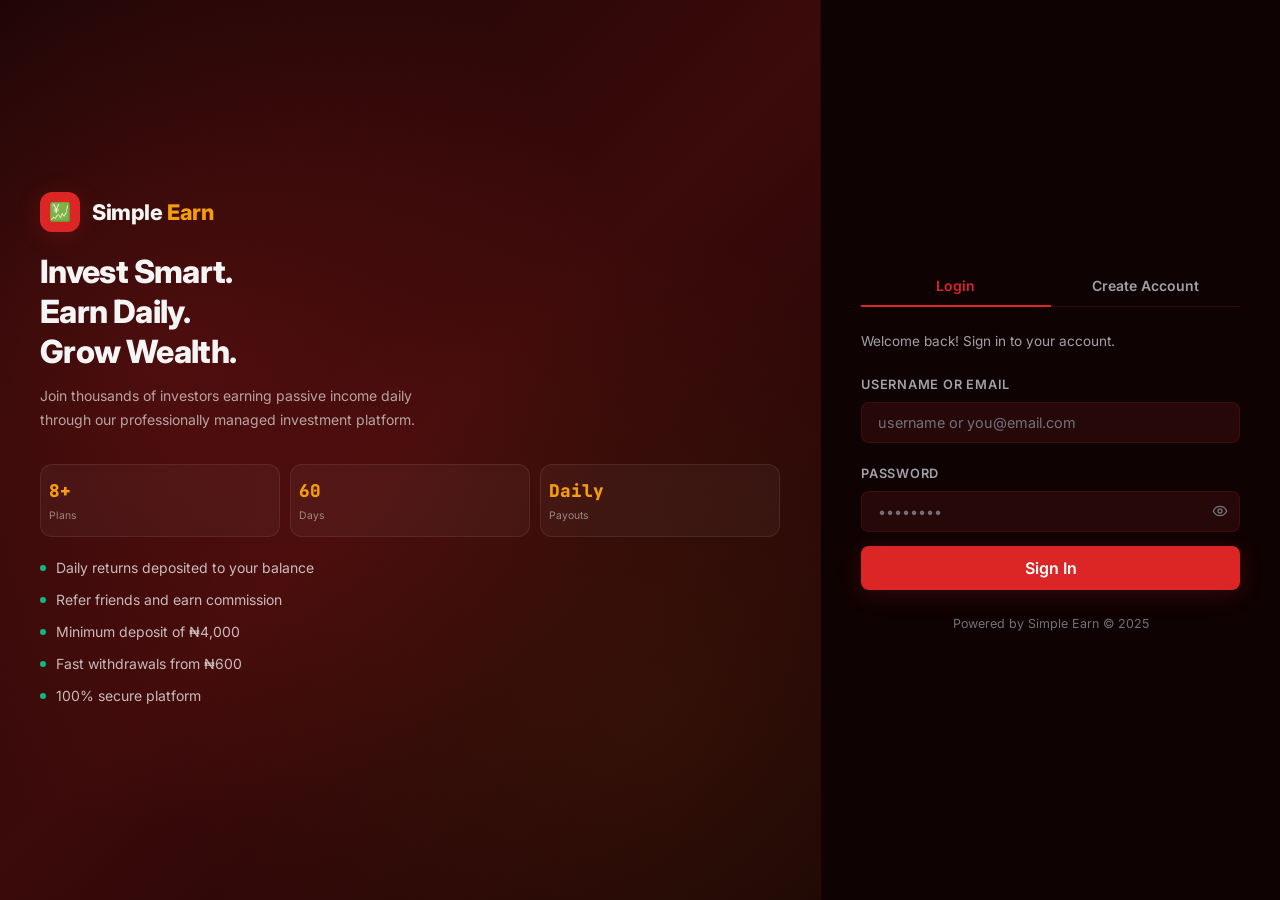
<file: deponds-proj/frontend/index.html>
<!DOCTYPE html>
<html lang="en">
<head>
  <meta charset="UTF-8" />
  <meta name="viewport" content="width=device-width, initial-scale=1.0" />
  <title>Simple Earn — Invest. Earn. Grow.</title>
  <link rel="stylesheet" href="css/main.css" />
</head>
<body>
  <div class="auth-page">

    <!-- LEFT HERO -->
    <div class="auth-hero">
      <div class="auth-logo">
        <div class="auth-logo-icon">💹</div>
        <div class="auth-logo-name">Simple <span>Earn</span></div>
      </div>

      <h1 class="auth-hero-tagline">Invest Smart.<br>Earn Daily.<br>Grow Wealth.</h1>
      <p class="auth-hero-sub">
        Join thousands of investors earning passive income daily through our
        professionally managed investment platform.
      </p>

      <div class="hero-stats">
        <div class="hero-stat">
          <div class="hero-stat-val">8+</div>
          <div class="hero-stat-lbl">Plans</div>
        </div>
        <div class="hero-stat">
          <div class="hero-stat-val">60</div>
          <div class="hero-stat-lbl">Days</div>
        </div>
        <div class="hero-stat">
          <div class="hero-stat-val">Daily</div>
          <div class="hero-stat-lbl">Payouts</div>
        </div>
      </div>

      <div class="hero-features">
        <div class="hero-feature"><span class="hero-feature-dot"></span> Daily returns deposited to your balance</div>
        <div class="hero-feature"><span class="hero-feature-dot"></span> Refer friends and earn commission</div>
        <div class="hero-feature"><span class="hero-feature-dot"></span> Minimum deposit of ₦4,000</div>
        <div class="hero-feature"><span class="hero-feature-dot"></span> Fast withdrawals from ₦600</div>
        <div class="hero-feature"><span class="hero-feature-dot"></span> 100% secure platform</div>
      </div>
    </div>

    <!-- RIGHT FORM SIDE -->
    <div class="auth-form-side">
      <div class="auth-tabs">
        <button class="auth-tab active" data-tab="login">Login</button>
        <button class="auth-tab" data-tab="register">Create Account</button>
      </div>

      <!-- LOGIN PANEL -->
      <div class="panel active" id="panel-login">
        <p class="auth-form-sub">Welcome back! Sign in to your account.</p>
        <div class="auth-form">
          <div class="form-group">
            <label class="form-label">Username or Email</label>
            <input class="form-control" type="text" id="login-identifier"
              placeholder="username or you@email.com"
              autocomplete="username" />
            <span class="form-hint" id="login-identifier-hint"></span>
          </div>
          <div class="form-group">
            <label class="form-label">Password</label>
            <div class="pw-wrap">
              <input class="form-control" type="password" id="login-password"
                placeholder="••••••••" autocomplete="current-password" />
              <button class="pw-toggle" type="button" onclick="togglePw('login-password', this)">
                <svg xmlns="http://www.w3.org/2000/svg" width="16" height="16" viewBox="0 0 24 24" fill="none" stroke="currentColor" stroke-width="2" stroke-linecap="round" stroke-linejoin="round"><path d="M2 12s3-7 10-7 10 7 10 7-3 7-10 7-10-7-10-7Z"/><circle cx="12" cy="12" r="3"/></svg>
              </button>
            </div>
          </div>
          <div id="login-error" class="form-error" style="display:none"></div>
          <button class="btn btn-primary btn-full btn-lg" id="login-btn" onclick="handleLogin()">
            Sign In
          </button>
        </div>
      </div>

      <!-- REGISTER PANEL -->
      <div class="panel" id="panel-register">
        <p class="auth-form-sub">Create your account and start earning today.</p>
        <div class="auth-form">
          <div class="form-group">
            <label class="form-label">Full Name</label>
            <input class="form-control" type="text" id="reg-name" placeholder="John Doe" />
          </div>
          <div class="form-group">
            <label class="form-label">Username</label>
            <input class="form-control" type="text" id="reg-username" placeholder="johndoe" autocomplete="username" />
          </div>
          <div class="form-group">
            <label class="form-label">Email</label>
            <input class="form-control" type="email" id="reg-email" placeholder="you@example.com" autocomplete="email" />
          </div>
          <div class="form-group">
            <label class="form-label">Password</label>
            <div class="pw-wrap">
              <input class="form-control" type="password" id="reg-password" placeholder="Min. 6 characters" autocomplete="new-password" />
              <button class="pw-toggle" type="button" onclick="togglePw('reg-password', this)">
                <svg xmlns="http://www.w3.org/2000/svg" width="16" height="16" viewBox="0 0 24 24" fill="none" stroke="currentColor" stroke-width="2" stroke-linecap="round" stroke-linejoin="round"><path d="M2 12s3-7 10-7 10 7 10 7-3 7-10 7-10-7-10-7Z"/><circle cx="12" cy="12" r="3"/></svg>
              </button>
            </div>
          </div>
          <div class="form-group" id="ref-group" style="display:none">
            <label class="form-label">Referred By</label>
            <input class="form-control" type="text" id="reg-ref" placeholder="Referral username" readonly />
          </div>
          <div id="reg-error" class="form-error" style="display:none"></div>
          <button class="btn btn-primary btn-full btn-lg" id="reg-btn" onclick="handleRegister()">
            Create Account
          </button>
        </div>
      </div>

      <div class="auth-footer">Powered by Simple Earn &copy; 2025</div>
    </div>
  </div>

  <div id="toast-container"></div>
  <script src="js/api.js"></script>
  <script src="js/auth.js"></script>
</body>
</html>
</file>
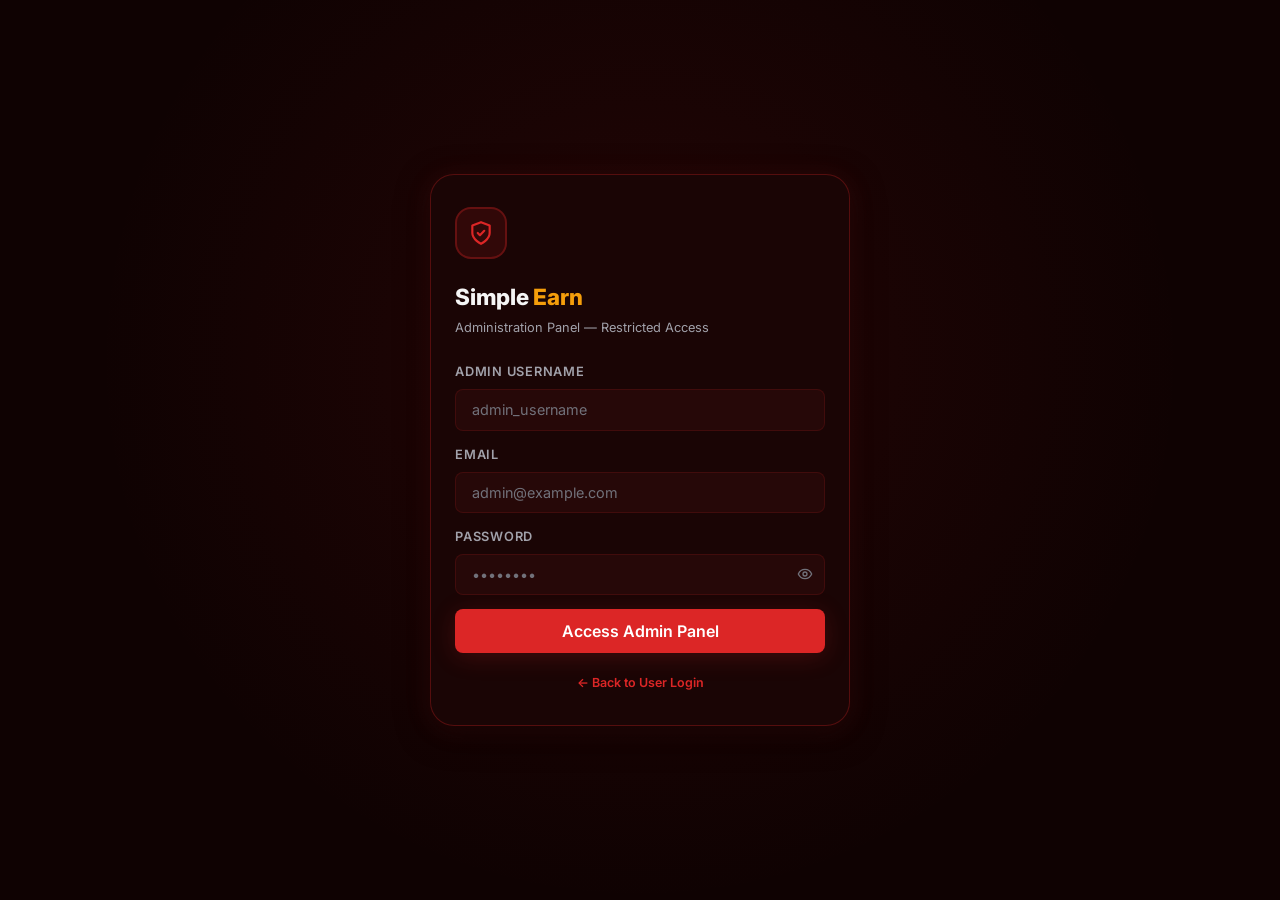
<file: deponds-proj/frontend/admin/index.html>
<!DOCTYPE html>
<html lang="en">
<head>
  <meta charset="UTF-8" />
  <meta name="viewport" content="width=device-width, initial-scale=1.0" />
  <title>Simple Earn — Admin Login</title>
  <link rel="stylesheet" href="../css/main.css" />
  <style>
    .admin-brand { font-size: 1.4rem; font-weight: 800; letter-spacing: -0.01em; margin-bottom: 0.2rem; }
    .admin-brand span { color: var(--accent); }
  </style>
</head>
<body>
  <div class="admin-auth-page">
    <div class="admin-auth-card">
      <div class="admin-auth-icon">
        <svg xmlns="http://www.w3.org/2000/svg" width="26" height="26" viewBox="0 0 24 24" fill="none" stroke="currentColor" stroke-width="2" stroke-linecap="round" stroke-linejoin="round"><path d="M12 22s8-4 8-10V5l-8-3-8 3v7c0 6 8 10 8 10z"/><path d="m9 12 2 2 4-4"/></svg>
      </div>
      <div class="admin-brand">Simple <span>Earn</span></div>
      <p style="font-size:.8rem;color:var(--text-muted);margin-bottom:1.5rem;">Administration Panel — Restricted Access</p>

      <div style="display:flex;flex-direction:column;gap:0.875rem;">
        <div class="form-group">
          <label class="form-label">Admin Username</label>
          <input class="form-control" type="text" id="adm-username" placeholder="admin_username" autocomplete="username" />
        </div>
        <div class="form-group">
          <label class="form-label">Email</label>
          <input class="form-control" type="email" id="adm-email" placeholder="admin@example.com" autocomplete="email" />
        </div>
        <div class="form-group">
          <label class="form-label">Password</label>
          <div class="pw-wrap">
            <input class="form-control" type="password" id="adm-password" placeholder="••••••••" autocomplete="current-password" />
            <button class="pw-toggle" type="button" onclick="togglePw('adm-password', this)">
              <svg xmlns="http://www.w3.org/2000/svg" width="16" height="16" viewBox="0 0 24 24" fill="none" stroke="currentColor" stroke-width="2" stroke-linecap="round" stroke-linejoin="round"><path d="M2 12s3-7 10-7 10 7 10 7-3 7-10 7-10-7-10-7Z"/><circle cx="12" cy="12" r="3"/></svg>
            </button>
          </div>
        </div>
        <div id="adm-error" class="form-error" style="display:none"></div>
        <button class="btn btn-primary btn-full btn-lg" id="adm-login-btn" onclick="handleAdminLogin()">
          Access Admin Panel
        </button>
      </div>

      <div style="text-align:center;margin-top:1.25rem;font-size:0.78rem;color:var(--text-faint);">
        <a href="../index.html" style="color:var(--primary);font-weight:600;">← Back to User Login</a>
      </div>
    </div>
  </div>

  <div id="toast-container"></div>
  <script src="js/api.js"></script>
  <script src="js/admin-auth.js"></script>
</body>
</html>
</file>
<file: deponds-proj/frontend/css/main.css>
/* ============================================================
   SIMPLE EARN — Global Design Tokens & Base Styles
   Mobile-First
   ============================================================ */

@import url('https://fonts.googleapis.com/css2?family=Inter:wght@300;400;500;600;700;800&family=JetBrains+Mono:wght@400;500&display=swap');

:root {
  --bg:           #0f0202;
  --surface:      #1a0505;
  --surface-2:    #260808;
  --surface-3:    #320c0c;
  --surface-hover:#3a1010;

  --border:       rgba(220, 38, 38, 0.15);
  --border-strong:rgba(220, 38, 38, 0.30);
  --border-focus: rgba(220, 38, 38, 0.60);

  --primary:      #dc2626;
  --primary-hover:#b91c1c;
  --primary-dim:  rgba(220, 38, 38, 0.12);
  --primary-glow: rgba(220, 38, 38, 0.30);

  --accent:       #f59e0b;
  --accent-hover: #d97706;
  --accent-dim:   rgba(245, 158, 11, 0.12);

  --success:      #10b981;
  --success-dim:  rgba(16, 185, 129, 0.12);
  --success-border:rgba(16, 185, 129, 0.30);

  --warning:      #f59e0b;
  --warning-dim:  rgba(245, 158, 11, 0.12);
  --warning-border:rgba(245, 158, 11, 0.30);

  --danger:       #ef4444;
  --danger-dim:   rgba(239, 68, 68, 0.12);
  --danger-border:rgba(239, 68, 68, 0.30);

  --text:         #f5f5f5;
  --text-muted:   #a1a1aa;
  --text-faint:   #71717a;

  --font:      'Inter', -apple-system, BlinkMacSystemFont, 'Segoe UI', sans-serif;
  --font-mono: 'JetBrains Mono', 'Fira Code', monospace;

  --radius-xs: 4px;
  --radius-sm: 8px;
  --radius:    12px;
  --radius-lg: 16px;
  --radius-xl: 24px;

  --shadow-sm: 0 1px 4px rgba(0,0,0,0.5);
  --shadow:    0 4px 16px rgba(0,0,0,0.55);
  --shadow-lg: 0 8px 32px rgba(0,0,0,0.65);
  --shadow-red:0 4px 24px rgba(220,38,38,0.20);

  --sidebar-w:    240px;
  --header-h:     60px;
  --transition:   200ms ease;
}

/* ============================================================
   RESET & BASE
   ============================================================ */
*, *::before, *::after { box-sizing: border-box; margin: 0; padding: 0; }
html { font-size: 16px; scroll-behavior: smooth; overflow-x: hidden; }
body {
  font-family: var(--font);
  background: var(--bg);
  color: var(--text);
  min-height: 100vh;
  line-height: 1.6;
  -webkit-font-smoothing: antialiased;
  overflow-x: hidden;
}
a { color: inherit; text-decoration: none; }
ul { list-style: none; }
button { cursor: pointer; border: none; background: none; font-family: var(--font); }
input, textarea, select { font-family: var(--font); }
img { max-width: 100%; }

/* ============================================================
   SCROLLBAR
   ============================================================ */
::-webkit-scrollbar { width: 5px; height: 5px; }
::-webkit-scrollbar-track { background: var(--surface); }
::-webkit-scrollbar-thumb { background: var(--surface-3); border-radius: 8px; }
::-webkit-scrollbar-thumb:hover { background: var(--primary); }

/* ============================================================
   TYPOGRAPHY
   ============================================================ */
.text-xs    { font-size: 0.75rem; }
.text-sm    { font-size: 0.875rem; }
.text-base  { font-size: 1rem; }
.text-lg    { font-size: 1.125rem; }
.text-xl    { font-size: 1.25rem; }
.text-2xl   { font-size: 1.5rem; }
.text-3xl   { font-size: 1.875rem; }
.text-4xl   { font-size: 2.25rem; }

.font-medium   { font-weight: 500; }
.font-semibold { font-weight: 600; }
.font-bold     { font-weight: 700; }
.font-extrabold{ font-weight: 800; }

.text-muted   { color: var(--text-muted); }
.text-faint   { color: var(--text-faint); }
.text-primary { color: var(--primary); }
.text-accent  { color: var(--accent); }
.text-success { color: var(--success); }
.text-danger  { color: var(--danger); }
.text-warning { color: var(--warning); }
.mono         { font-family: var(--font-mono); }
.tracking-wide{ letter-spacing: 0.05em; }
.uppercase    { text-transform: uppercase; }

/* ============================================================
   BUTTONS
   ============================================================ */
.btn {
  display: inline-flex;
  align-items: center;
  justify-content: center;
  gap: 0.5rem;
  padding: 0.625rem 1.25rem;
  border-radius: var(--radius-sm);
  font-size: 0.9rem;
  font-weight: 600;
  transition: background var(--transition), transform var(--transition), box-shadow var(--transition), opacity var(--transition);
  white-space: nowrap;
  line-height: 1;
}
.btn:active { transform: scale(0.98); }
.btn:disabled { opacity: 0.5; pointer-events: none; }

.btn-primary { background: var(--primary); color: #fff; box-shadow: var(--shadow-red); }
.btn-primary:hover { background: var(--primary-hover); box-shadow: 0 6px 28px rgba(220,38,38,0.35); }

.btn-secondary { background: var(--surface-2); color: var(--text); border: 1px solid var(--border); }
.btn-secondary:hover { background: var(--surface-3); border-color: var(--border-strong); }

.btn-accent { background: var(--accent); color: #1a0a00; font-weight: 700; }
.btn-accent:hover { background: var(--accent-hover); }

.btn-success { background: var(--success-dim); color: var(--success); border: 1px solid var(--success-border); }
.btn-success:hover { background: rgba(16,185,129,0.2); }

.btn-danger { background: var(--danger-dim); color: var(--danger); border: 1px solid var(--danger-border); }
.btn-danger:hover { background: rgba(239,68,68,0.2); }

.btn-ghost { background: transparent; color: var(--text-muted); }
.btn-ghost:hover { background: var(--surface-2); color: var(--text); }

.btn-sm   { padding: 0.4rem 0.875rem; font-size: 0.8rem; }
.btn-lg   { padding: 0.875rem 1.75rem; font-size: 1rem; }
.btn-full { width: 100%; }
.btn-icon { padding: 0.5rem; border-radius: var(--radius-sm); }

.btn-loading { position: relative; color: transparent !important; }
.btn-loading::after {
  content: '';
  position: absolute;
  width: 16px; height: 16px;
  border: 2px solid rgba(255,255,255,0.3);
  border-top-color: #fff;
  border-radius: 50%;
  animation: spin 0.7s linear infinite;
}
@keyframes spin { to { transform: rotate(360deg); } }

/* ============================================================
   FORMS
   ============================================================ */
.form-group { display: flex; flex-direction: column; gap: 0.4rem; }

.form-label {
  font-size: 0.8rem;
  font-weight: 600;
  color: var(--text-muted);
  text-transform: uppercase;
  letter-spacing: 0.06em;
}

.form-control {
  background: var(--surface-2);
  border: 1px solid var(--border);
  border-radius: var(--radius-sm);
  color: var(--text);
  font-size: 0.9rem;
  padding: 0.7rem 1rem;
  width: 100%;
  transition: border-color var(--transition), box-shadow var(--transition);
  outline: none;
}
.form-control::placeholder { color: var(--text-faint); }
.form-control:focus {
  border-color: var(--border-focus);
  box-shadow: 0 0 0 3px var(--primary-dim);
}
textarea.form-control { resize: vertical; min-height: 90px; }
select.form-control { appearance: none; -webkit-appearance: none; cursor: pointer; }

/* File input */
input[type="file"].form-control {
  padding: 0.55rem 1rem;
  cursor: pointer;
  color: var(--text-muted);
}
input[type="file"].form-control::-webkit-file-upload-button {
  background: var(--primary-dim);
  color: var(--primary);
  border: 1px solid var(--border-strong);
  border-radius: var(--radius-xs);
  padding: 0.3rem 0.75rem;
  font-size: 0.8rem;
  font-weight: 600;
  cursor: pointer;
  margin-right: 0.75rem;
  font-family: var(--font);
}

.form-hint  { font-size: 0.78rem; color: var(--text-faint); }
.form-error { font-size: 0.78rem; color: var(--danger); }

/* ============================================================
   CARDS
   ============================================================ */
.card    { background: var(--surface); border: 1px solid var(--border); border-radius: var(--radius); padding: 1.25rem; }
.card-lg { padding: 1.5rem; border-radius: var(--radius-lg); }

.stat-card {
  background: var(--surface);
  border: 1px solid var(--border);
  border-radius: var(--radius);
  padding: 1rem;
  display: flex;
  flex-direction: column;
  gap: 0.5rem;
  transition: border-color var(--transition), transform var(--transition);
}
.stat-card:hover { border-color: var(--border-strong); transform: translateY(-1px); }

.stat-label {
  font-size: 0.72rem;
  font-weight: 700;
  text-transform: uppercase;
  letter-spacing: 0.08em;
  color: var(--text-faint);
}
.stat-value {
  font-size: 1.65rem;
  font-weight: 800;
  font-family: var(--font-mono);
  color: var(--text);
  line-height: 1.2;
}
.stat-icon {
  width: 32px; height: 32px;
  border-radius: var(--radius-sm);
  display: flex; align-items: center; justify-content: center;
  margin-bottom: 0.25rem;
}
.stat-icon.red   { background: var(--primary-dim); color: var(--primary); }
.stat-icon.gold  { background: var(--accent-dim); color: var(--accent); }
.stat-icon.green { background: var(--success-dim); color: var(--success); }
.stat-icon.blue  { background: rgba(59,130,246,0.12); color: #60a5fa; }

/* ============================================================
   BADGE / PILL
   ============================================================ */
.badge {
  display: inline-flex;
  align-items: center;
  gap: 0.3rem;
  padding: 0.2rem 0.6rem;
  border-radius: 999px;
  font-size: 0.72rem;
  font-weight: 600;
  text-transform: uppercase;
  letter-spacing: 0.05em;
}
.badge-success { background: var(--success-dim); color: var(--success); border: 1px solid var(--success-border); }
.badge-danger  { background: var(--danger-dim);  color: var(--danger);  border: 1px solid var(--danger-border); }
.badge-warning { background: var(--warning-dim); color: var(--warning); border: 1px solid var(--warning-border); }
.badge-primary { background: var(--primary-dim); color: var(--primary); border: 1px solid var(--border-strong); }
.badge-muted   { background: var(--surface-3);   color: var(--text-muted); border: 1px solid var(--border); }

/* ============================================================
   TABLE
   ============================================================ */
.table-wrap { overflow-x: auto; border-radius: var(--radius); border: 1px solid var(--border); }
table { width: 100%; border-collapse: collapse; }
thead tr { background: var(--surface-2); }
thead th {
  padding: 0.75rem 1rem;
  text-align: left;
  font-size: 0.72rem;
  font-weight: 700;
  text-transform: uppercase;
  letter-spacing: 0.08em;
  color: var(--text-muted);
  white-space: nowrap;
}
tbody tr { border-top: 1px solid var(--border); transition: background var(--transition); }
tbody tr:hover { background: var(--surface-2); }
tbody td {
  padding: 0.9rem 1rem;
  font-size: 0.95rem;
  font-weight: 500;
  color: var(--text);
  vertical-align: middle;
}
tbody td:first-child { font-weight: 700; }
.td-actions { display: flex; gap: 0.4rem; }

/* ============================================================
   MODAL
   ============================================================ */
.modal-backdrop {
  position: fixed; inset: 0;
  background: rgba(0,0,0,0.75);
  backdrop-filter: blur(4px);
  display: flex; align-items: flex-end; justify-content: center;
  z-index: 1000;
  padding: 0;
  opacity: 0;
  visibility: hidden;
  transition: opacity var(--transition), visibility var(--transition);
}
.modal-backdrop.open { opacity: 1; visibility: visible; }

.modal {
  background: var(--surface);
  border: 1px solid var(--border-strong);
  border-radius: var(--radius-lg) var(--radius-lg) 0 0;
  padding: 1.5rem;
  width: 100%;
  max-width: 100%;
  transform: translateY(20px);
  transition: transform var(--transition);
  box-shadow: var(--shadow-lg);
}
.modal-backdrop.open .modal { transform: translateY(0); }

.modal-header {
  display: flex;
  align-items: center;
  justify-content: space-between;
  margin-bottom: 1.25rem;
}
.modal-title { font-size: 1rem; font-weight: 700; }
.modal-close { color: var(--text-muted); transition: color var(--transition); }
.modal-close:hover { color: var(--text); }
.modal-body { display: flex; flex-direction: column; gap: 1rem; }
.modal-footer { display: flex; gap: 0.75rem; margin-top: 1.25rem; }

/* ============================================================
   TOAST
   ============================================================ */
#toast-container {
  position: fixed;
  bottom: 1rem;
  left: 1rem;
  right: 1rem;
  z-index: 9999;
  display: flex;
  flex-direction: column;
  gap: 0.5rem;
  pointer-events: none;
}

.toast {
  padding: 0.75rem 1rem;
  border-radius: var(--radius-sm);
  font-size: 0.875rem;
  font-weight: 500;
  box-shadow: var(--shadow-lg);
  display: flex;
  align-items: center;
  gap: 0.5rem;
  animation: toast-in 0.25s ease forwards;
  pointer-events: auto;
  border: 1px solid;
}
.toast.toast-success { background: var(--surface-3); border-color: var(--success-border); color: var(--success); }
.toast.toast-error   { background: var(--surface-3); border-color: var(--danger-border);  color: var(--danger); }
.toast.toast-info    { background: var(--surface-3); border-color: var(--border-strong);  color: var(--text); }
.toast.toast-warning { background: var(--surface-3); border-color: var(--warning-border); color: var(--warning); }

@keyframes toast-in  { from { opacity: 0; transform: translateY(10px); } to { opacity: 1; transform: translateY(0); } }
@keyframes toast-out { from { opacity: 1; } to { opacity: 0; } }
.toast.removing { animation: toast-out 0.25s ease forwards; }

/* ============================================================
   DIVIDER
   ============================================================ */
.divider { height: 1px; background: var(--border); margin: 1.25rem 0; }
.divider-text {
  display: flex; align-items: center; gap: 1rem;
  color: var(--text-faint); font-size: 0.8rem;
}
.divider-text::before, .divider-text::after { content: ''; flex: 1; height: 1px; background: var(--border); }

/* ============================================================
   UTILITIES
   ============================================================ */
.flex         { display: flex; }
.flex-col     { flex-direction: column; }
.items-center { align-items: center; }
.justify-between { justify-content: space-between; }
.justify-center  { justify-content: center; }
.gap-1  { gap: 0.25rem; }
.gap-2  { gap: 0.5rem; }
.gap-3  { gap: 0.75rem; }
.gap-4  { gap: 1rem; }
.gap-6  { gap: 1.5rem; }
.gap-8  { gap: 2rem; }
.grid   { display: grid; }
.w-full { width: 100%; }
.hidden { display: none !important; }
.relative { position: relative; }
.truncate { overflow: hidden; text-overflow: ellipsis; white-space: nowrap; }
.mt-1 { margin-top: 0.25rem; }
.mt-2 { margin-top: 0.5rem; }
.mt-4 { margin-top: 1rem; }
.mt-6 { margin-top: 1.5rem; }
.mb-2 { margin-bottom: 0.5rem; }
.mb-4 { margin-bottom: 1rem; }
.mb-6 { margin-bottom: 1.5rem; }
.p-4  { padding: 1rem; }
.p-6  { padding: 1.5rem; }
.rounded-full { border-radius: 9999px; }

/* ============================================================
   AVATAR
   ============================================================ */
.avatar {
  width: 36px; height: 36px;
  border-radius: 50%;
  background: var(--primary-dim);
  border: 2px solid var(--border-strong);
  display: flex; align-items: center; justify-content: center;
  font-weight: 700;
  font-size: 0.85rem;
  color: var(--primary);
  overflow: hidden;
  flex-shrink: 0;
}
.avatar img { width: 100%; height: 100%; object-fit: cover; }
.avatar-lg  { width: 64px; height: 64px; font-size: 1.4rem; }
.avatar-xl  { width: 72px; height: 72px; font-size: 1.6rem; }

/* ============================================================
   PAGE SECTION
   ============================================================ */
.page-section { display: none; }
.page-section.active {
  display: flex;
  flex-direction: column;
  gap: 40px;
  flex: 1;
  min-height: 0;
}
#refferals-records ul li{
  padding: 20px;
  border: 3px solid #440b0b;
  border-radius: 20px;
  font-size: xx-large;
}
#refferals-records ul li:hover {
   box-shadow: 5px 10px 5px var(--surface-3);
}
#records {
  color: green;
  display: flex;
  flex-direction: column;
  gap: 40px;
  padding: 20px;
}

/* Listing sections: table-wrap fills remaining height and scrolls */
.page-section.active .table-wrap {
  flex: 1;
  min-height: 0;
  overflow-y: auto;
  overflow-x: auto;
}

/* Bonus & profile cards: full width on mobile */
#section-bonus .card,
#section-profile .card {
  max-width: 100%;
  width: 100%;
}
@media (min-width: 600px) {
  #section-bonus .card,
  #section-profile .card {
    max-width: 520px;
  }
}

.section-header { margin-bottom: 1.25rem; flex-shrink: 0; }
.section-title  { font-size: 1.15rem; font-weight: 700; }
.section-sub    { font-size: 0.85rem; color: var(--text-muted); margin-top: 0.2rem; }

/* ============================================================
   EMPTY STATE
   ============================================================ */
.empty-state {
  display: flex;
  flex-direction: column;
  align-items: center;
  justify-content: center;
  padding: 2.5rem 1rem;
  color: var(--text-faint);
  text-align: center;
  gap: 0.75rem;
}
.empty-state svg { opacity: 0.35; }
.empty-state p { font-size: 0.875rem; }

/* ============================================================
   NOTIFICATION ITEM
   ============================================================ */
.notif-item {
  display: flex;
  gap: 0.75rem;
  padding: 0.875rem;
  border-radius: var(--radius-sm);
  border: 1px solid var(--border);
  background: var(--surface);
  transition: background var(--transition);
}
.notif-item:hover { background: var(--surface-2); }
.notif-icon {
  width: 34px; height: 34px;
  border-radius: var(--radius-sm);
  background: var(--primary-dim);
  display: flex; align-items: center; justify-content: center;
  color: var(--primary);
  flex-shrink: 0;
}
.notif-body { flex: 1; min-width: 0; }
.notif-msg  { font-size: 0.875rem; line-height: 1.5; }
.notif-time { font-size: 0.72rem; color: var(--text-faint); margin-top: 0.2rem; }

/* ============================================================
   PLAN CARD
   ============================================================ */
.plan-card {
  background: var(--surface);
  border: 1px solid var(--border);
  border-radius: var(--radius-lg);
  padding: 1.25rem;
  display: flex;
  flex-direction: column;
  gap: 1rem;
  transition: border-color var(--transition), transform var(--transition), box-shadow var(--transition);
  position: relative;
  overflow: hidden;
}
.plan-card::before {
  content: '';
  position: absolute;
  top: 0; left: 0; right: 0;
  height: 3px;
  background: var(--primary);
  opacity: 0;
  transition: opacity var(--transition);
}
.plan-card:hover { border-color: var(--border-strong); transform: translateY(-2px); box-shadow: var(--shadow-red); }
.plan-card:hover::before { opacity: 1; }
.plan-card.featured { border-color: var(--primary); box-shadow: var(--shadow-red); }
.plan-card.featured::before { opacity: 1; }

.plan-badge {
  position: absolute; top: 1rem; right: 1rem;
  background: var(--accent); color: #1a0800;
  font-size: 0.65rem; font-weight: 700;
  padding: 0.2rem 0.5rem; border-radius: 999px;
  text-transform: uppercase; letter-spacing: 0.06em;
}
.plan-name  { font-size: 0.7rem; font-weight: 700; text-transform: uppercase; letter-spacing: 0.1em; color: var(--text-muted); }
.plan-cost  { font-size: 1.6rem; font-weight: 800; font-family: var(--font-mono); }
.plan-cost span { font-size: 0.95rem; font-weight: 500; color: var(--text-muted); }

.plan-returns {
  display: flex; flex-direction: column; gap: 0.4rem;
  padding: 0.75rem; background: var(--surface-2); border-radius: var(--radius-sm);
}
.plan-return-row {
  display: flex; justify-content: space-between; align-items: center; font-size: 0.82rem;
}
.plan-return-row .label { color: var(--text-muted); }
.plan-return-row .value { font-weight: 600; font-family: var(--font-mono); }
.plan-return-row .value.green { color: var(--success); }
.plan-return-row .value.gold  { color: var(--accent); }

/* ============================================================
   AVATAR UPLOAD WRAP — shared between user & admin dashboards
   ============================================================ */
.avatar-upload-wrap {
  display: flex;
  align-items: center;
  gap: 1rem;
  margin-bottom: 1.25rem;
}
.avatar-preview {
  width: 72px; height: 72px;
  border-radius: 50%;
  background: var(--primary-dim);
  border: 2px solid var(--border-strong);
  display: flex; align-items: center; justify-content: center;
  font-size: 1.6rem; font-weight: 700; color: var(--primary);
  overflow: hidden; flex-shrink: 0;
}
.avatar-preview img { width: 100%; height: 100%; object-fit: cover; }

/* ============================================================
   BANK FORM GRID — mobile-first single column
   ============================================================ */
.bank-form-grid {
  display: grid;
  grid-template-columns: 1fr;
  gap: 0.75rem;
}

/* ============================================================
   COPY INPUT
   ============================================================ */
.copy-input-wrap { display: flex; gap: 0.5rem; align-items: stretch; }
.copy-input-wrap input {
  flex: 1; background: var(--surface-2); border: 1px solid var(--border);
  border-radius: var(--radius-sm); color: var(--text);
  font-size: 0.82rem; padding: 0.6rem 0.9rem; outline: none;
}

/* ============================================================
   INFO ROW
   ============================================================ */
.info-row {
  display: flex; justify-content: space-between; align-items: center;
  padding: 0.55rem 0; border-bottom: 1px solid var(--border); font-size: 0.875rem;
}
.info-row:last-child { border-bottom: none; }
.info-row .key { color: var(--text-muted); font-size: 0.75rem; text-transform: uppercase; letter-spacing: 0.05em; font-weight: 600; }
.info-row .val { font-weight: 500; font-family: var(--font-mono); font-size: 0.85rem; max-width: 55%; overflow: hidden; text-overflow: ellipsis; white-space: nowrap; text-align: right; }

/* ============================================================
   ACTION ROW — always flex row, no wrap
   ============================================================ */
.action-row {
  display: flex;
  gap: 0.4rem;
  flex-wrap: nowrap;
  align-items: center;
}

/* ============================================================
   SIDEBAR LAYOUT — MOBILE FIRST
   ============================================================ */
.app-layout { display: flex; min-height: 100vh; }

/* Overlay for mobile sidebar */
.sidebar-overlay {
  display: none;
  position: fixed; inset: 0;
  background: rgba(0,0,0,0.65);
  z-index: 98;
}
.sidebar-overlay.active { display: block; }

/* Mobile: sidebar hidden off-screen */
.sidebar {
  width: var(--sidebar-w);
  min-height: 100vh;
  background: var(--surface);
  border-right: 1px solid var(--border);
  display: flex;
  flex-direction: column;
  position: fixed;
  top: 0; left: 0; bottom: 0;
  z-index: 99;
  transform: translateX(-100%);
  transition: transform var(--transition);
}
.sidebar.open {
  transform: translateX(0);
  box-shadow: var(--shadow-lg);
}

.sidebar-logo {
  padding: 1rem 1.25rem;
  border-bottom: 1px solid var(--border);
  display: flex; align-items: center; gap: 0.6rem;
}
.sidebar-logo-icon {
  width: 30px; height: 30px;
  background: var(--primary);
  border-radius: var(--radius-sm);
  display: flex; align-items: center; justify-content: center;
  color: #fff; flex-shrink: 0;
}
.sidebar-logo-text { font-size: 1rem; font-weight: 800; letter-spacing: -0.01em; }
.sidebar-logo-text span { color: var(--accent); }

.sidebar-nav { flex: 1; padding: 0.5rem 0; overflow-y: auto; }

.nav-item {
  display: flex; align-items: center; gap: 0.75rem;
  padding: 0.65rem 1.25rem;
  font-size: 0.875rem; font-weight: 500;
  color: var(--text-muted); cursor: pointer;
  transition: background var(--transition), color var(--transition);
  position: relative; user-select: none;
}
.nav-item:hover { background: var(--surface-2); color: var(--text); }
.nav-item.active { background: var(--primary-dim); color: var(--primary); font-weight: 600; }
.nav-item.active::before {
  content: '';
  position: absolute; left: 0; top: 0; bottom: 0;
  width: 3px; background: var(--primary); border-radius: 0 2px 2px 0;
}
.nav-item svg { width: 17px; height: 17px; flex-shrink: 0; }
.nav-group-label {
  padding: 0.75rem 1.25rem 0.3rem;
  font-size: 0.62rem; font-weight: 700;
  text-transform: uppercase; letter-spacing: 0.1em;
  color: var(--text-faint);
}
.sidebar-footer { padding: 0.75rem; border-top: 1px solid var(--border); }

/* Mobile: main-area takes full width */
.main-area {
  flex: 1;
  /* min-width: 0 is critical — without it, a flex child's default min-width:auto
     lets inner content (e.g. stats-scroll cards) inflate it beyond the viewport */
  min-width: 0;
  overflow-x: hidden;
  margin-left: 0;
  display: flex; flex-direction: column; min-height: 100vh;
}

/* Top header */
.top-header {
  height: var(--header-h);
  background: var(--surface);
  border-bottom: 1px solid var(--border);
  display: flex; align-items: center;
  padding: 0 1rem; gap: 0.75rem;
  position: sticky; top: 0; z-index: 50;
}
/* Mobile: hamburger visible by default */
.header-hamburger { display: flex; }
.header-title { font-size: 0.95rem; font-weight: 600; flex: 1; }
.header-actions { display: flex; align-items: center; gap: 0.5rem; margin-left: auto; }

.notif-btn { position: relative; }
.notif-badge {
  position: absolute; top: -2px; right: -2px;
  width: 16px; height: 16px;
  background: var(--primary); color: #fff;
  font-size: 0.6rem; font-weight: 700;
  border-radius: 50%;
  display: flex; align-items: center; justify-content: center;
  border: 2px solid var(--surface);
}

.user-chip {
  display: flex; align-items: center; gap: 0.4rem;
  padding: 0.25rem 0.6rem 0.25rem 0.25rem;
  background: var(--surface-2); border: 1px solid var(--border);
  border-radius: 999px; cursor: pointer;
  font-size: 0.8rem; font-weight: 500;
  transition: background var(--transition);
}
.user-chip:hover { background: var(--surface-3); }
.user-chip-name { display: none; } /* hide name on mobile */

.main-content {
  flex: 1;
  padding: 1rem;
  overflow-y: auto;
  display: flex;
  flex-direction: column;
  min-height: 0;
}

/* ============================================================
   STATS GRID — Mobile First
   ============================================================ */
.stats-grid {
  display: grid;
  grid-template-columns: repeat(2, 1fr);
  gap: 0.75rem;
}
.plans-grid {
  display: grid;
  grid-template-columns: 1fr;
  gap: 1rem;
}

/* Admin stat grid */
.admin-stat-grid {
  display: grid;
  grid-template-columns: repeat(2, 1fr);
  gap: 0.75rem;
  margin-bottom: 1.25rem;
}

/* ============================================================
   STATS SCROLL — Horizontal scrollable stat strip
   ============================================================ */
.stats-scroll {
  display: flex;
  overflow-x: auto;
  gap: 0.75rem;
  padding-bottom: 0.625rem;
  margin-bottom: 1.25rem;
  scrollbar-width: thin;
  scrollbar-color: var(--surface-3) transparent;
  -webkit-overflow-scrolling: touch;
}
.stats-scroll::-webkit-scrollbar { height: 4px; }
.stats-scroll::-webkit-scrollbar-track { background: transparent; }
.stats-scroll::-webkit-scrollbar-thumb { background: var(--surface-3); border-radius: 4px; }

.stats-scroll .stat-card {
  min-width: 150px;
  flex-shrink: 0;
}

.stats-section-label {
  font-size: 0.68rem;
  font-weight: 700;
  text-transform: uppercase;
  letter-spacing: 0.1em;
  color: var(--text-faint);
  margin-bottom: 0.5rem;
}

/* ============================================================
   BALANCE CARD — highlight
   ============================================================ */
.balance-card {
  background: linear-gradient(135deg, var(--primary-dim) 0%, rgba(220,38,38,0.06) 100%);
  border-color: var(--border-strong);
}
.balance-card .stat-value {
  color: var(--accent);
  font-size: 1.6rem;
}

/* ============================================================
   AUTH PAGE — Mobile First (stacked by default)
   ============================================================ */
.auth-page {
  min-height: 100vh;
  display: flex;
  flex-direction: column;
}

/* Hero: compact on mobile */
.auth-hero {
  background: linear-gradient(135deg, #1a0505 0%, #3b0a0a 50%, #1a0505 100%);
  padding: 1.75rem 1.25rem;
  display: flex;
  flex-direction: column;
  justify-content: center;
  position: relative;
  overflow: hidden;
}
.auth-hero::before {
  content: '';
  position: absolute; inset: 0;
  background:
    radial-gradient(circle at 20% 40%, rgba(220,38,38,0.18) 0%, transparent 55%),
    radial-gradient(circle at 80% 80%, rgba(245,158,11,0.06) 0%, transparent 50%);
}
.auth-hero > * { position: relative; z-index: 1; }

.auth-logo {
  display: flex; align-items: center; gap: 0.75rem;
  margin-bottom: 1.25rem;
}
.auth-logo-icon {
  width: 40px; height: 40px;
  background: var(--primary); border-radius: var(--radius);
  display: flex; align-items: center; justify-content: center;
  font-size: 1.1rem; box-shadow: var(--shadow-red);
}
.auth-logo-name { font-size: 1.35rem; font-weight: 800; letter-spacing: -0.02em; }
.auth-logo-name span { color: var(--accent); }

.auth-hero-tagline {
  font-size: 1.5rem; font-weight: 800; line-height: 1.25;
  margin-bottom: 0.75rem; letter-spacing: -0.02em;
}
.auth-hero-sub {
  font-size: 0.875rem;
  color: rgba(245,245,245,0.65);
  line-height: 1.7; margin-bottom: 1.25rem;
}

.hero-stats {
  display: grid;
  grid-template-columns: repeat(3, 1fr);
  gap: 0.6rem;
  margin-bottom: 1.25rem;
}
.hero-stat {
  background: rgba(255,255,255,0.04);
  border: 1px solid rgba(255,255,255,0.08);
  border-radius: var(--radius);
  padding: 0.75rem 0.5rem;
}
.hero-stat-val { font-size: 1.1rem; font-weight: 800; color: var(--accent); font-family: var(--font-mono); }
.hero-stat-lbl { font-size: 0.65rem; color: rgba(245,245,245,0.5); margin-top: 0.15rem; }

/* Features hidden on mobile, shown on wider screens */
.hero-features { display: none; flex-direction: column; gap: 0.6rem; }
.hero-feature {
  display: flex; align-items: center; gap: 0.6rem;
  font-size: 0.875rem; color: rgba(245,245,245,0.75);
}
.hero-feature-dot { width: 6px; height: 6px; background: var(--success); border-radius: 50%; flex-shrink: 0; }

/* Auth Form Side */
.auth-form-side {
  width: 100%;
  background: var(--bg);
  border-top: 1px solid var(--border);
  display: flex; flex-direction: column;
  justify-content: center;
  padding: 1.5rem 1.25rem;
  overflow-y: auto;
}

.auth-tabs {
  display: flex; border-bottom: 1px solid var(--border); margin-bottom: 1.5rem;
}
.auth-tab {
  flex: 1; padding: 0.7rem;
  text-align: center; font-size: 0.875rem; font-weight: 600;
  color: var(--text-muted); cursor: pointer;
  border-bottom: 2px solid transparent; margin-bottom: -1px;
  transition: color var(--transition), border-color var(--transition);
}
.auth-tab.active { color: var(--primary); border-bottom-color: var(--primary); }

.auth-form { display: flex; flex-direction: column; gap: 0.875rem; }
.auth-form-title { font-size: 1.2rem; font-weight: 700; margin-bottom: 0.2rem; }
.auth-form-sub   { font-size: 0.85rem; color: var(--text-muted); margin-bottom: 0.5rem; }

.auth-footer {
  text-align: center; font-size: 0.78rem;
  color: var(--text-faint); margin-top: 1.5rem;
}

/* Panel toggle (login vs register) */
.panel { display: none; }
.panel.active { display: flex; flex-direction: column; gap: 0.875rem; }

/* Pw toggle */
.pw-wrap { position: relative; }
.pw-toggle {
  position: absolute; right: 0.75rem; top: 50%; transform: translateY(-50%);
  color: var(--text-faint); cursor: pointer; display: flex; align-items: center;
  background: none; border: none;
}
.pw-toggle:hover { color: var(--text-muted); }

/* ============================================================
   ADMIN AUTH PAGE
   ============================================================ */
.admin-auth-page {
  min-height: 100vh;
  display: flex; align-items: center; justify-content: center;
  padding: 1.25rem;
  background: var(--bg); position: relative;
}
.admin-auth-page::before {
  content: '';
  position: absolute; inset: 0;
  background: radial-gradient(circle at 50% 40%, rgba(220,38,38,0.10) 0%, transparent 65%);
}
.admin-auth-card {
  position: relative; width: 100%; max-width: 420px;
  background: var(--surface); border: 1px solid var(--border-strong);
  border-radius: var(--radius-xl);
  padding: 2rem 1.5rem;
  box-shadow: var(--shadow-lg), var(--shadow-red);
}
.admin-auth-icon {
  width: 52px; height: 52px;
  background: var(--primary-dim); border: 2px solid var(--border-strong);
  border-radius: var(--radius-lg);
  display: flex; align-items: center; justify-content: center;
  color: var(--primary); margin-bottom: 1.25rem;
}

/* ============================================================
   FILTER TABS
   ============================================================ */
.filter-tabs { display: flex; gap: 0.5rem; flex-wrap: wrap; margin-bottom: 1rem; }
.filter-tab {
  padding: 0.35rem 0.875rem; border-radius: 999px;
  font-size: 0.78rem; font-weight: 600; cursor: pointer;
  background: var(--surface-2); border: 1px solid var(--border);
  color: var(--text-muted); transition: all var(--transition);
}
.filter-tab.active, .filter-tab:hover {
  background: var(--primary-dim); border-color: var(--border-strong); color: var(--primary);
}

/* ============================================================
   TXN CARD
   ============================================================ */
.txn-info-box {
  background: var(--primary-dim);
  border: 1px solid var(--border-strong);
  border-radius: var(--radius-sm);
  padding: 0.875rem;
  font-size: 0.82rem; color: var(--text-muted); line-height: 1.6;
  margin-bottom: 1.25rem;
}
.txn-info-box strong { color: var(--primary); }

/* ============================================================
   OVERVIEW GRID
   ============================================================ */
.overview-grid {
  display: grid;
  grid-template-columns: repeat(2, 1fr);
  gap: 0.75rem;
  margin-bottom: 1.25rem;
}

/* ============================================================
   SECTION HEADER — allow title + button to wrap on mobile
   ============================================================ */
.section-header.flex {
  flex-wrap: wrap;
  gap: 0.75rem;
  align-items: flex-start;
}

/* ============================================================
   MOBILE STATS SCROLL — wrap to 2-col grid instead of
   horizontal overflow strip (< 600px)
   ============================================================ */
@media (max-width: 599px) {
  .stats-scroll {
    flex-wrap: wrap;
    overflow-x: visible;
    padding-bottom: 0;
    margin-bottom: 0;
  }
  /* Each card takes half the row (minus the gap) */
  .stats-scroll .stat-card {
    min-width: 0;
    flex: 1 1 calc(50% - 0.375rem);
  }
}

/* ============================================================
   EXTRA SMALL SCREENS (< 380px)
   ============================================================ */
@media (max-width: 380px) {
  /* Stack avatar + info vertically */
  .avatar-upload-wrap {
    flex-direction: column;
    align-items: flex-start;
  }

  /* Single-column stat grids */
  .stats-grid,
  .overview-grid,
  .admin-stat-grid {
    grid-template-columns: 1fr;
  }

  /* Stats-scroll: single column on very small screens */
  .stats-scroll .stat-card {
    flex: 1 1 100%;
  }

  /* Hero stats: 2 cols instead of 3 to avoid squishing */
  .hero-stats {
    grid-template-columns: repeat(2, 1fr);
  }

  /* Copy link: stack button under input */
  .copy-input-wrap {
    flex-direction: column;
  }
  .copy-input-wrap .btn {
    width: 100%;
  }

  /* Info row value: slightly more room */
  .info-row .val {
    max-width: 60%;
    font-size: 0.78rem;
  }
}

/* ============================================================
   SMALL SCREENS (480px) — bank-form-grid goes 2 col
   ============================================================ */
@media (min-width: 480px) {
  .bank-form-grid {
    grid-template-columns: 1fr 1fr;
  }
}

/* ============================================================
   TABLET (min-width: 600px)
   ============================================================ */
@media (min-width: 600px) {
  .main-content { padding: 1.5rem; }
  .plans-grid { grid-template-columns: repeat(auto-fill, minmax(220px, 1fr)); }
  .user-chip-name { display: inline; }
  .modal {
    border-radius: var(--radius-lg);
    max-width: 480px;
    align-self: center;
  }
  .modal-backdrop { align-items: center; padding: 1rem; }
}

/* ============================================================
   SUPPORT FAB — floating customer support button
   ============================================================ */
.support-fab {
  position: fixed;
  bottom: 1.5rem;
  right: 1.5rem;
  width: 52px;
  height: 52px;
  border-radius: 50%;
  background: var(--primary);
  color: #fff;
  display: flex;
  align-items: center;
  justify-content: center;
  box-shadow: var(--shadow-red), var(--shadow-lg);
  z-index: 500;
  border: 2px solid var(--primary-hover);
  transition: background var(--transition), transform var(--transition), box-shadow var(--transition);
  animation: fab-pulse 3s ease infinite;
}
.support-fab:hover {
  background: var(--primary-hover);
  transform: scale(1.1);
  box-shadow: 0 8px 36px rgba(220,38,38,0.50);
  animation: none;
}
.support-fab:active { transform: scale(0.96); }

@keyframes fab-pulse {
  0%, 100% { box-shadow: var(--shadow-red), 0 0 0 0 rgba(220,38,38,0.45); }
  60%       { box-shadow: var(--shadow-red), 0 0 0 10px rgba(220,38,38,0); }
}

/* ============================================================
   SUPPORT POPOVER — anchored above the FAB
   ============================================================ */
.support-popover {
  position: fixed;
  bottom: calc(52px + 1.5rem + 0.875rem);
  right: 1.5rem;
  width: min(320px, calc(100vw - 3rem));
  max-height: min(480px, 72vh);
  background: var(--surface);
  border: 1px solid var(--border-strong);
  border-radius: var(--radius-lg);
  box-shadow: var(--shadow-lg), 0 0 32px rgba(220,38,38,0.18);
  z-index: 600;
  display: flex;
  flex-direction: column;
  overflow: hidden;
  opacity: 0;
  visibility: hidden;
  transform: translateY(10px) scale(0.97);
  transition: opacity 220ms ease, transform 220ms ease, visibility 220ms ease;
}
.support-popover.open {
  opacity: 1;
  visibility: visible;
  transform: translateY(0) scale(1);
}
/* Arrow pointing down toward FAB */
.support-popover::after {
  content: '';
  position: absolute;
  bottom: -7px;
  right: 20px;
  width: 13px;
  height: 13px;
  background: var(--surface);
  border-right: 1px solid var(--border-strong);
  border-bottom: 1px solid var(--border-strong);
  transform: rotate(45deg);
}
.support-popover-header {
  display: flex;
  align-items: center;
  justify-content: space-between;
  padding: 0.875rem 1rem 0.75rem;
  border-bottom: 1px solid var(--border);
  flex-shrink: 0;
}
.support-popover-body {
  padding: 1rem;
  overflow-y: auto;
  flex: 1;
}
.support-popover-footer {
  padding: 0.75rem 1rem;
  border-top: 1px solid var(--border);
  display: flex;
  gap: 0.5rem;
  flex-shrink: 0;
}

/* ============================================================
   SUPPORT MESSAGE CONTENT
   ============================================================ */
.support-msg {
  display: flex;
  flex-direction: column;
  gap: 0.6rem;
  font-size: 0.85rem;
  line-height: 1.65;
  color: var(--text-muted);
}
.support-msg strong { color: var(--text); }
.support-msg .support-headline {
  font-size: 0.95rem;
  font-weight: 700;
  color: var(--text);
}
.support-msg a {
  color: var(--accent);
  text-decoration: underline;
  word-break: break-all;
}
.support-msg a:hover { color: var(--accent-hover); }
.support-msg .support-cta {
  font-weight: 700;
  color: var(--accent);
  margin-top: 0.15rem;
}
.support-msg .support-divider {
  height: 1px;
  background: var(--border);
  margin: 0.1rem 0;
}

/* ============================================================
   NOTIFICATION DROPDOWN — header bell popover
   ============================================================ */
.notif-btn-wrap { position: relative; }

.notif-dropdown {
  position: absolute;
  top: calc(100% + 0.625rem);
  right: -0.5rem;
  width: min(300px, calc(100vw - 2rem));
  max-height: min(380px, 60vh);
  background: var(--surface);
  border: 1px solid var(--border-strong);
  border-radius: var(--radius-lg);
  box-shadow: var(--shadow-lg);
  z-index: 300;
  display: flex;
  flex-direction: column;
  overflow: hidden;
  opacity: 0;
  visibility: hidden;
  transform: translateY(-8px);
  transition: opacity 200ms ease, transform 200ms ease, visibility 200ms ease;
}
.notif-dropdown.open {
  opacity: 1;
  visibility: visible;
  transform: translateY(0);
}
/* Arrow pointing up toward bell */
.notif-dropdown::before {
  content: '';
  position: absolute;
  top: -7px;
  right: 14px;
  width: 13px;
  height: 13px;
  background: var(--surface);
  border-left: 1px solid var(--border-strong);
  border-top: 1px solid var(--border-strong);
  transform: rotate(45deg);
}
.notif-dropdown-header {
  display: flex;
  align-items: center;
  justify-content: space-between;
  padding: 0.75rem 1rem 0.625rem;
  border-bottom: 1px solid var(--border);
  flex-shrink: 0;
}
.notif-dropdown-title {
  font-size: 0.85rem;
  font-weight: 700;
}
.notif-dropdown-list {
  overflow-y: auto;
  flex: 1;
  padding: 0.4rem;
  display: flex;
  flex-direction: column;
  gap: 0.25rem;
}
.notif-dropdown-footer {
  padding: 0.5rem 1rem;
  border-top: 1px solid var(--border);
  flex-shrink: 0;
  text-align: center;
}
/* Compact notification item for dropdown */
.notif-item-sm {
  display: flex;
  gap: 0.55rem;
  padding: 0.55rem 0.65rem;
  border-radius: var(--radius-sm);
  transition: background var(--transition);
}
.notif-item-sm:hover { background: var(--surface-2); }
.notif-item-sm .notif-icon-sm {
  width: 28px; height: 28px;
  border-radius: var(--radius-xs);
  background: var(--primary-dim);
  display: flex; align-items: center; justify-content: center;
  color: var(--primary);
  flex-shrink: 0;
}
.notif-item-sm .notif-body { flex: 1; min-width: 0; }
.notif-item-sm .notif-msg {
  font-size: 0.78rem;
  line-height: 1.4;
  overflow: hidden;
  display: -webkit-box;
  -webkit-line-clamp: 2;
  -webkit-box-orient: vertical;
}
.notif-item-sm .notif-time {
  font-size: 0.66rem;
  color: var(--text-faint);
  margin-top: 0.1rem;
}

/* ============================================================
   GATEWAY GRID — deposit step 1
   ============================================================ */
.gateway-grid {
  display: grid;
  grid-template-columns: repeat(2, 1fr);
  gap: 0.875rem;
  max-width: 520px;
}

.gateway-card {
  background: var(--surface);
  border: 1px solid var(--border);
  border-radius: var(--radius-lg);
  padding: 1.25rem 1rem;
  display: flex;
  flex-direction: column;
  align-items: center;
  justify-content: center;
  gap: 0.45rem;
  cursor: pointer;
  text-align: center;
  transition: border-color var(--transition), background var(--transition), transform var(--transition), box-shadow var(--transition);
  position: relative;
  overflow: hidden;
  user-select: none;
}
.gateway-card::before {
  content: '';
  position: absolute;
  top: 0; left: 0; right: 0;
  height: 3px;
  background: var(--primary);
  opacity: 0;
  transition: opacity var(--transition);
}
.gateway-card:hover, .gateway-card:focus {
  border-color: var(--border-strong);
  background: var(--surface-2);
  transform: translateY(-2px);
  box-shadow: var(--shadow-red);
  outline: none;
}
.gateway-card:hover::before, .gateway-card:focus::before { opacity: 1; }
.gateway-card:active { transform: scale(0.97); }

.gateway-icon {
  font-size: 1.75rem;
  line-height: 1;
  margin-bottom: 0.1rem;
}
.gateway-name {
  font-size: 0.9rem;
  font-weight: 700;
  color: var(--text);
}
.gateway-sub {
  font-size: 0.72rem;
  color: var(--text-faint);
  font-weight: 500;
}

/* ============================================================
   DEPOSIT STEP 2 — bank detail styles
   ============================================================ */
.dep-gw-badge {
  display: flex;
  align-items: center;
  gap: 0.75rem;
  background: var(--primary-dim);
  border: 1px solid var(--border-strong);
  border-radius: var(--radius-sm);
  padding: 0.75rem 1rem;
  margin-bottom: 1rem;
}
.dep-gw-label {
  font-size: 0.65rem;
  font-weight: 700;
  text-transform: uppercase;
  letter-spacing: 0.08em;
  color: var(--text-faint);
}
.dep-gw-name {
  font-size: 0.95rem;
  font-weight: 700;
  color: var(--primary);
}

.dep-details-box {
  display: flex;
  flex-direction: column;
  gap: 0;
  background: var(--surface-2);
  border: 1px solid var(--border);
  border-radius: var(--radius-sm);
  overflow: hidden;
}
.dep-detail-row {
  display: flex;
  align-items: center;
  justify-content: space-between;
  padding: 0.7rem 1rem;
  border-bottom: 1px solid var(--border);
  font-size: 0.875rem;
}
.dep-detail-row:last-child { border-bottom: none; }
.dep-detail-label {
  font-size: 0.72rem;
  font-weight: 700;
  text-transform: uppercase;
  letter-spacing: 0.06em;
  color: var(--text-faint);
}
.dep-detail-val {
  font-weight: 600;
  font-family: var(--font-mono);
  color: var(--text);
  font-size: 0.875rem;
}
.dep-acct-row {
  display: flex;
  align-items: center;
  gap: 0.4rem;
}
.dep-copy-btn {
  padding: 0.2rem;
  color: var(--text-faint);
}
.dep-copy-btn:hover { color: var(--accent); }

@media (min-width: 480px) {
  .gateway-grid {
    grid-template-columns: repeat(3, 1fr);
  }
}

/* ============================================================
   DESKTOP (min-width: 1024px)
   ============================================================ */
@media (min-width: 1024px) {
  /* Sidebar always visible */
  .sidebar { transform: translateX(0); box-shadow: none; }
  /* Main area offset */
  .main-area { margin-left: var(--sidebar-w); }
  /* Hide hamburger */
  .header-hamburger { display: none; }
  /* Bigger padding */
  .main-content { padding: 1.75rem; }
  .top-header { padding: 0 1.5rem; }
  /* Stats grid - auto fill */
  .stats-grid { grid-template-columns: repeat(auto-fill, minmax(170px, 1fr)); gap: 1rem; }
  .overview-grid { grid-template-columns: repeat(auto-fill, minmax(190px, 1fr)); gap: 1rem; }
  .admin-stat-grid { grid-template-columns: repeat(auto-fill, minmax(170px, 1fr)); gap: 1rem; }
  /* Auth: side-by-side */
  .auth-page { flex-direction: row; }
  .auth-hero { flex: 1; padding: 2.5rem; min-height: 100vh; }
  .auth-hero-tagline { font-size: 2rem; }
  .hero-features { display: flex; }
  .auth-hero-sub { max-width: 380px; margin-bottom: 2rem; }
  .auth-form-side {
    width: 460px; flex-shrink: 0;
    border-top: none; border-left: 1px solid var(--border);
    padding: 2.5rem;
  }
  /* Toast position */
  #toast-container { left: auto; right: 1.5rem; bottom: 1.5rem; max-width: 320px; }
  /* Section header */
  .section-title { font-size: 1.25rem; }
}
</file>
